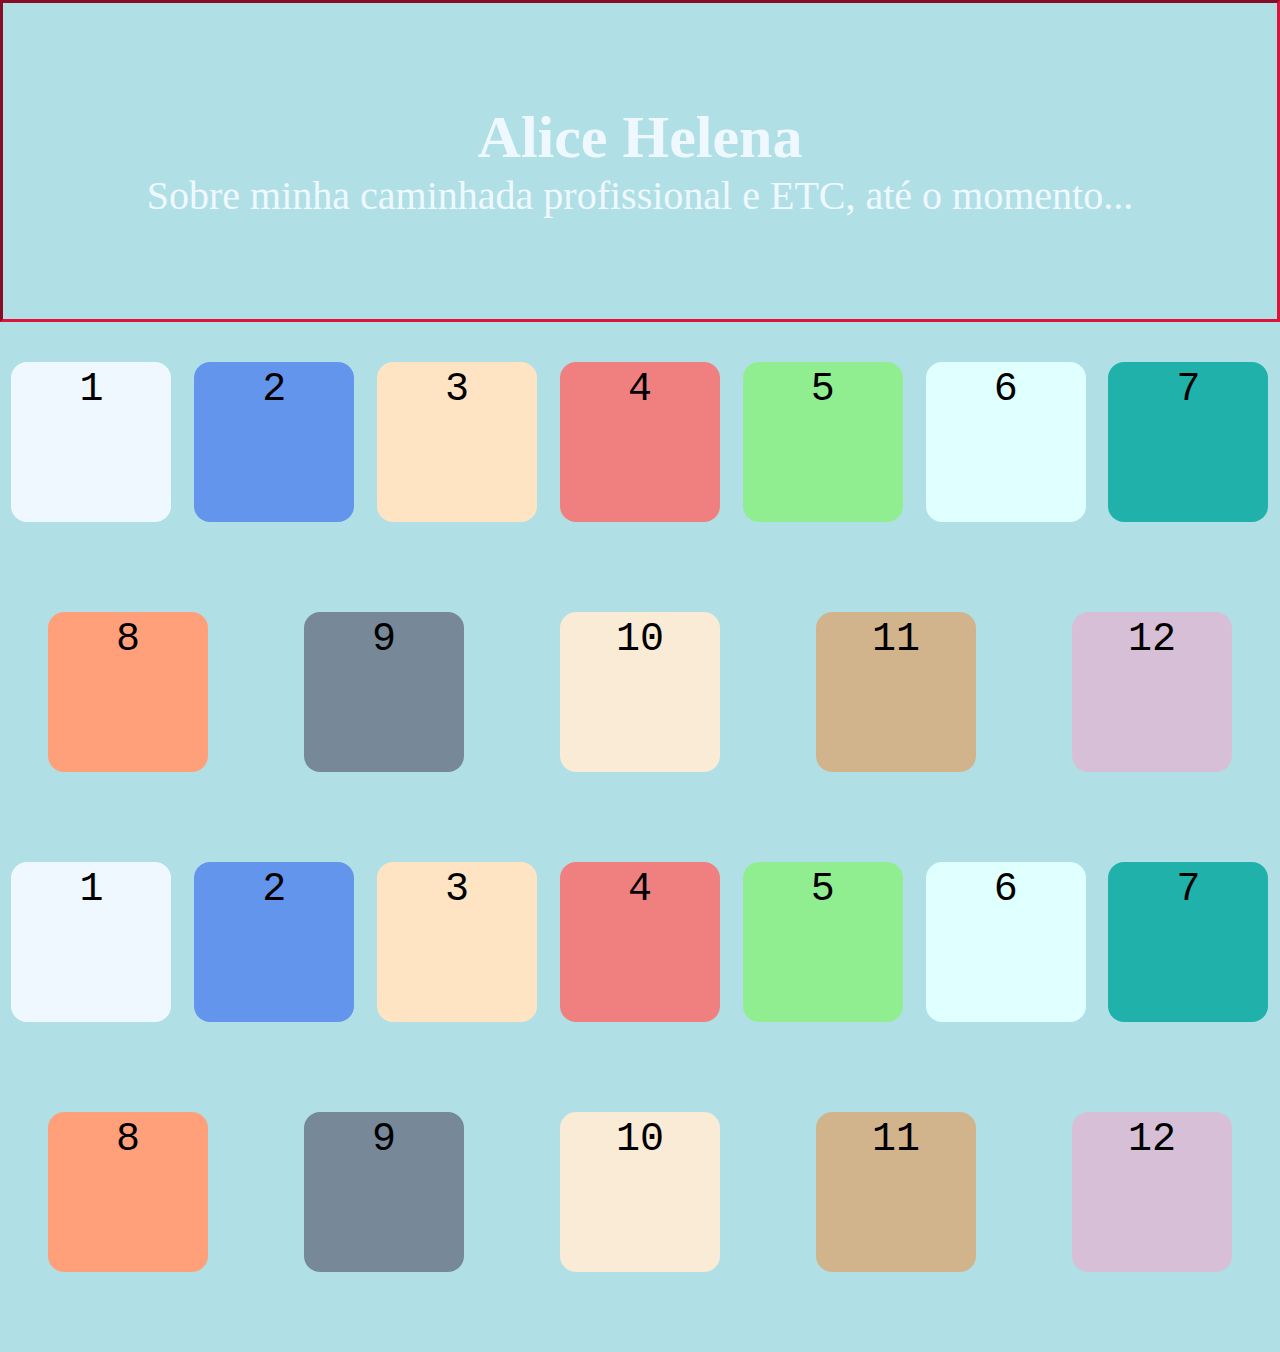
<file: html/index.html>
<html lang="en">
<head>
    <meta charset="UTF-8">
    <meta name="viewport" content="width=device-width, initial-scale=1.0">
    <link rel="stylesheet" href="/css/style.css">
    <title>Beginning</title>
</head>

<header>
    <div class="head">
        <h2>Alice Helena</h2>
        <p>Sobre minha caminhada profissional e ETC, até o momento...</p>
    </div>
</header>



<body style="background-color: powderblue;">

<main class="container">

    <article class="bloco-um">1</article>
    <div class="bloco-dois">2</div>
    <div class="bloco-tres">3</div>
    <div class="bloco-quatro">4</div>
    <div class="bloco-cinco">5</div>
    <div class="bloco-seis">6</div>
    <div class="bloco-sete">7</div>
    <div class="bloco-oito">8</div>
    <div class="bloco-nove">9</div>
    <div class="bloco-dez">10</div>
    <div class="bloco-onze">11</div>
    <div class="bloco-doze">12</div>

</main>

<main class="container">

    <article class="bloco-um">1</article>
    <div class="bloco-dois">2</div>
    <div class="bloco-tres">3</div>
    <div class="bloco-quatro">4</div>
    <div class="bloco-cinco">5</div>
    <div class="bloco-seis">6</div>
    <div class="bloco-sete">7</div>
    <div class="bloco-oito">8</div>
    <div class="bloco-nove">9</div>
    <div class="bloco-dez">10</div>
    <div class="bloco-onze">11</div>
    <div class="bloco-doze">12</div>

</main>



</body>
</html>
</file>
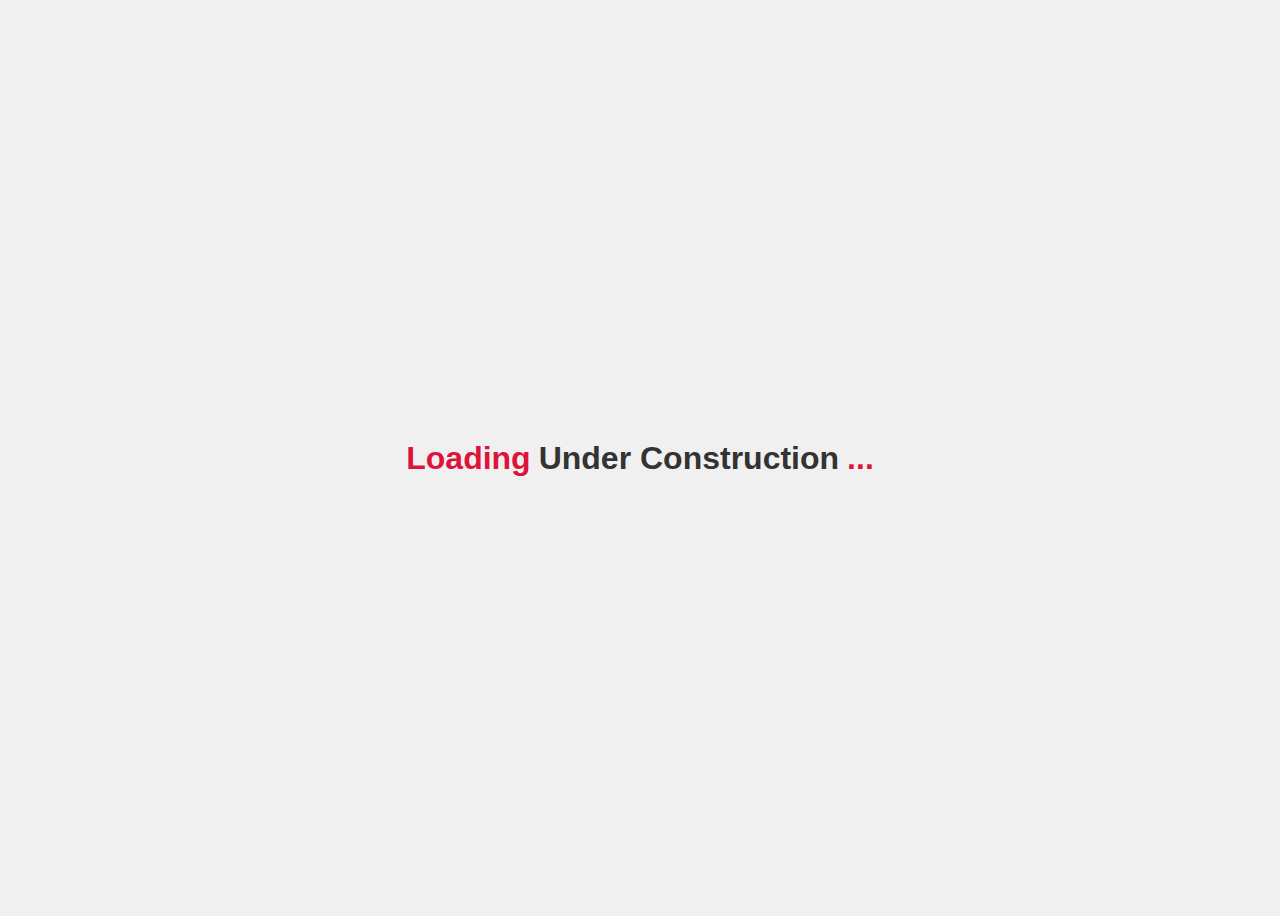
<file: html/build.html>
<html lang="en">
<head>
    <meta charset="UTF-8">
    <meta name="viewport" content="width=device-width, initial-scale=1.0">
    <title>Loading</title>

    <style>
        body {
            display: flex;
            justify-content: center;
            align-items: center;
            height: 100vh;
            background-color: #f0f0f0;
            font-family: Arial, sans-serif;
        }

        h1 {
            font-size: 2rem;
            color: #333;
        }

        @keyframes loading {
            0% { opacity: 0; }
            50% { opacity: 1; }
            100% { opacity: 0; }
        }
        h1::after {
            content: '...';
            animation: loading 1s infinite;
        }
        h1::before {
            content: 'Loading';
            color: crimson;
            
        }

        h1::before, h1::after {
            display: inline-block;
        }

        h1::before {
            margin-right: 0.5rem;
        }
        h1::after {
            margin-left: 0.5rem;
            color: crimson;
        }
        
        p{
            margin-top: 1rem;
            color: #666;
        }
    </style>
</head>
<body>
    <h1>Under Construction</h1>
    <a href="/html/index5.html"></a>
</body>
</html>
</file>
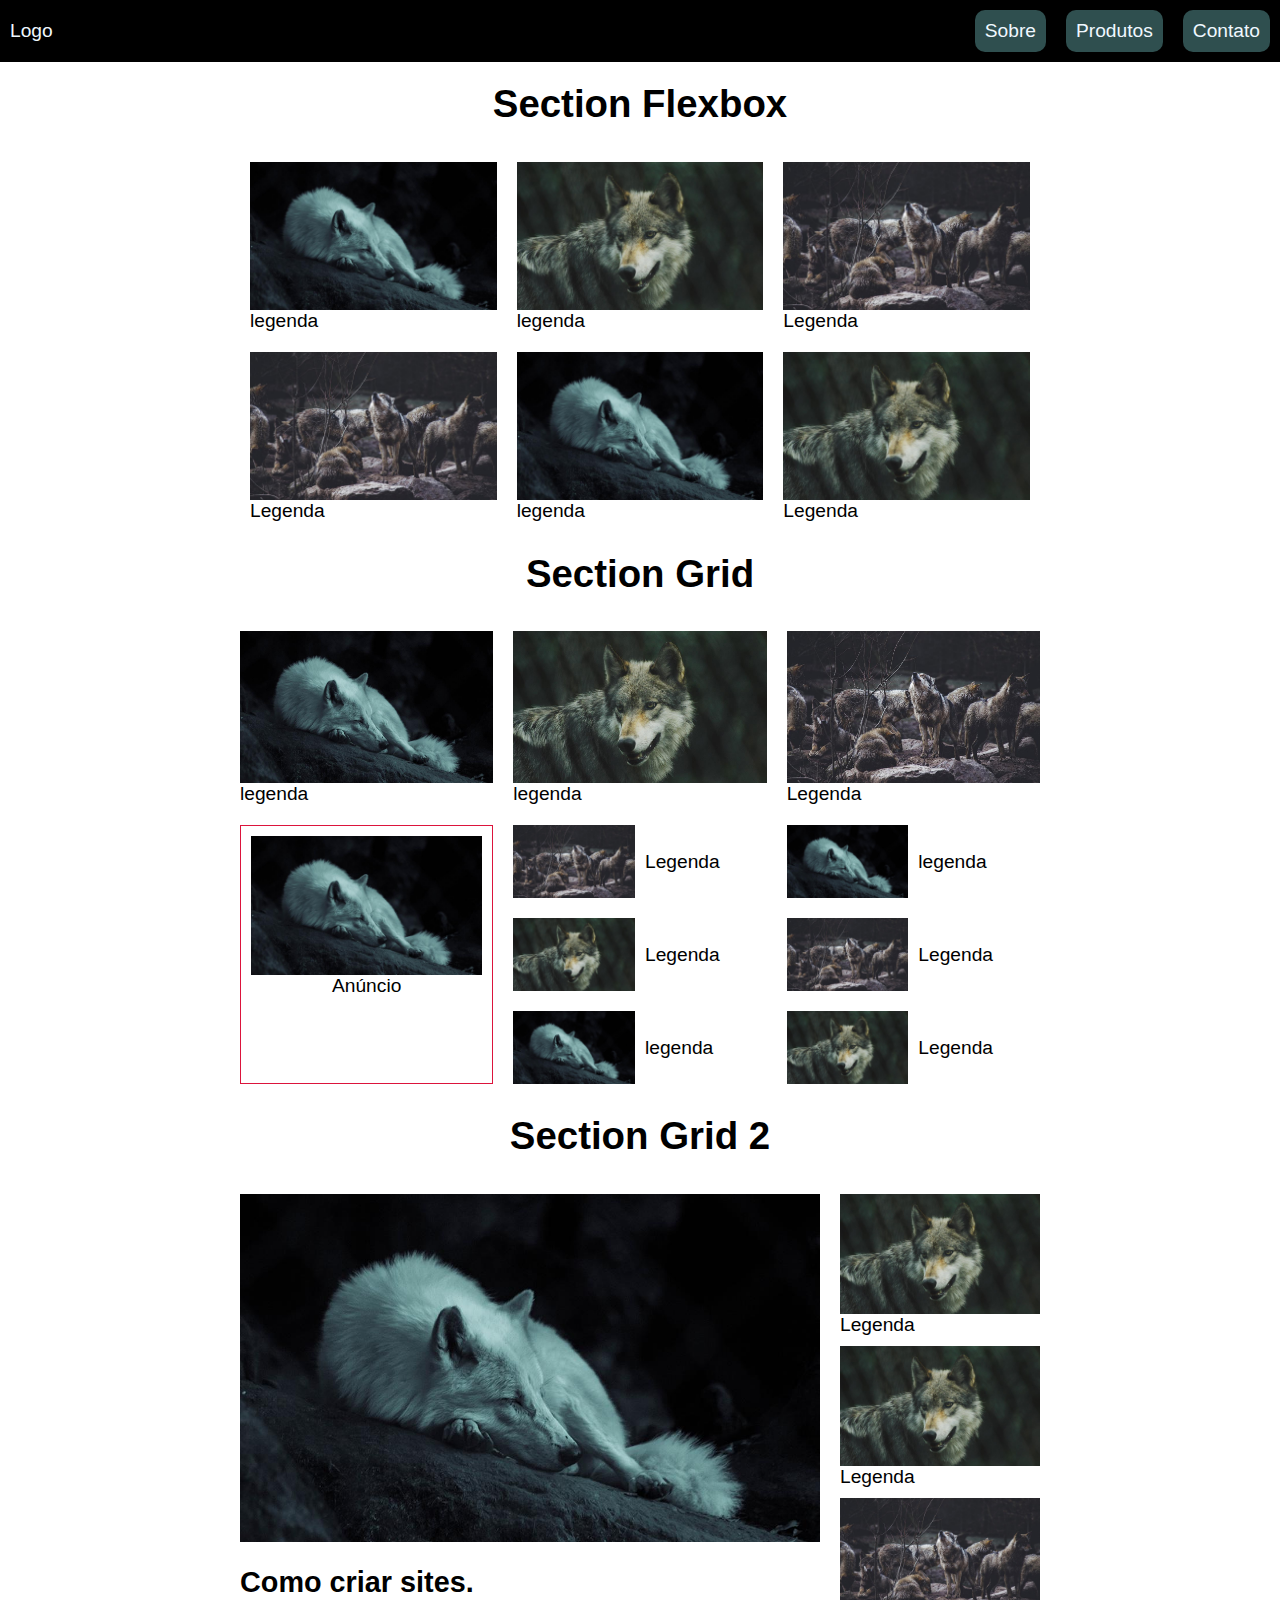
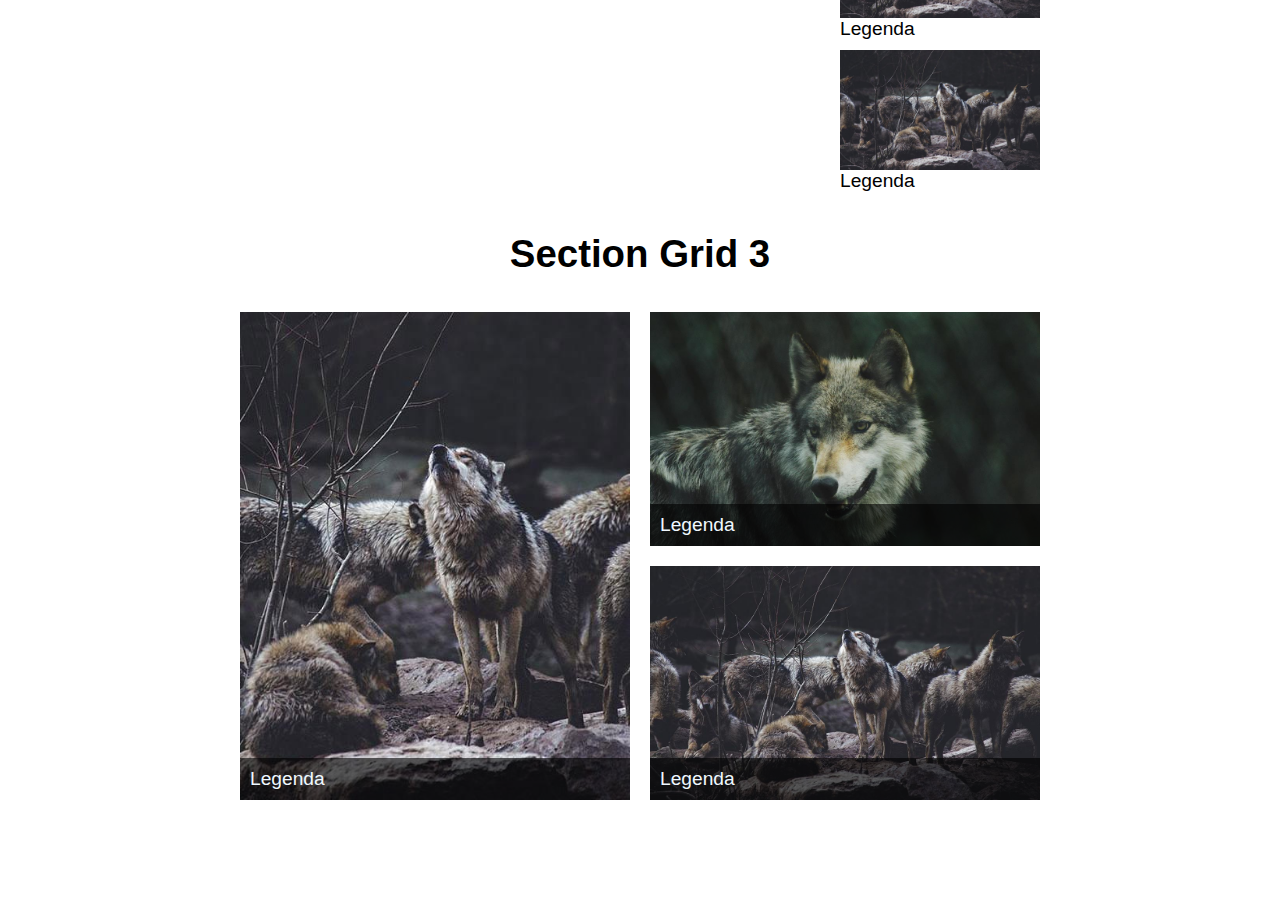
<file: html/index4.html>
<html lang="en">
<head>
    <meta charset="UTF-8">
    <meta name="viewport" content="width=device-width, initial-scale=1.0">
    <link rel="stylesheet" href="/css/style4.css">
    <title>Document</title>
</head>
<body>


    <header class="header">
        <a href="logo.png">Logo</a>

        <nav>
            <ul class="menu" >
                <li><a href="/">Sobre</a></li>
                <li><a href="/">Produtos</a></li>
                <li><a href="/">Contato</a></li>
            </ul>
        </nav>
    </header>

    <h1>Section Flexbox</h1>

    <section class="flex">
        <div>
            <img src="/lobo1.jpg" alt="">
            <p>legenda</p>
        </div>
        
        <div>
            <img src="/lobo2 (2).jpg" alt="">
            <p>legenda</p>
        </div>

        <div>
            <img src="/lobo3.jpg" alt="">
            <p>Legenda</p>
        </div>

        <div>
            <img src="/lobo3.jpg" alt="">
            <p>Legenda</p>
        </div>

        <div>
            <img src="/lobo1.jpg" alt="">
            <p>legenda</p>
        </div>

        <div>
            <img src="/lobo2 (2).jpg" alt="">
            <p>Legenda</p>
        </div>
    </section>


    <h1>Section Grid</h1>

    <section class="grid1">

        <div>
            <img src="/lobo1.jpg" alt="">
            <p>legenda</p>
        </div>
        
        <div>
            <img src="/lobo2 (2).jpg" alt="">
            <p>legenda</p>
        </div>

        <div>
            <img src="/lobo3.jpg" alt="">
            <p>Legenda</p>
        </div>

        <div>
            <img src="/lobo3.jpg" alt="">
            <p>Legenda</p>
        </div>

        <div>
            <img src="/lobo1.jpg" alt="">
            <p>legenda</p>
        </div>

        <div>
            <img src="/lobo2 (2).jpg" alt="">
            <p>Legenda</p>
        </div>

        <div>
            <img src="/lobo3.jpg" alt="">
            <p>Legenda</p>
        </div>

        <div>
            <img src="/lobo1.jpg" alt="">
            <p>legenda</p>
        </div>

        <div>
            <img src="/lobo2 (2).jpg" alt="">
            <p>Legenda</p>
        </div>

        <div class="anuncio">
            <img src="/lobo1.jpg" alt="">
            <p>Anúncio</p>
        </div>

    </section>

    <h1>Section Grid 2</h1>

    <section class="grid2">

        <div class="video">
            <img src="/lobo1.jpg" alt="">
            <h2>Como criar sites.</h2>
        </div>

        <div class="sidebar">
            <div>
                <img src="/lobo2 (2).jpg" alt="">
                <p>Legenda</p>
            </div>
    
            <div>
                <img src="/lobo2 (2).jpg" alt="">
                <p>Legenda</p>
            </div>
    
            <div>
                <img src="/lobo3.jpg" alt="">
                <p>Legenda</p>
            </div>
    
            <div>
                <img src="/lobo3.jpg" alt="">
                <p>Legenda</p>
            </div>
        </div>
        
   </section>

        <h1>Section Grid 3</h1>

    <section class="grid3">
        <div class="grid3-item">
            <img src="/lobo4.jpg" alt="">
            <p>Legenda</p>
        </div>

        <div class="grid3-item">
            <img src="/lobo2 (2).jpg" alt="">
            <p>Legenda</p>
        </div>

        <div class="grid3-item">
            <img src="/lobo3.jpg" alt="">
            <p>Legenda</p>
        </div>
    </section>

</body>
</html>
</file>
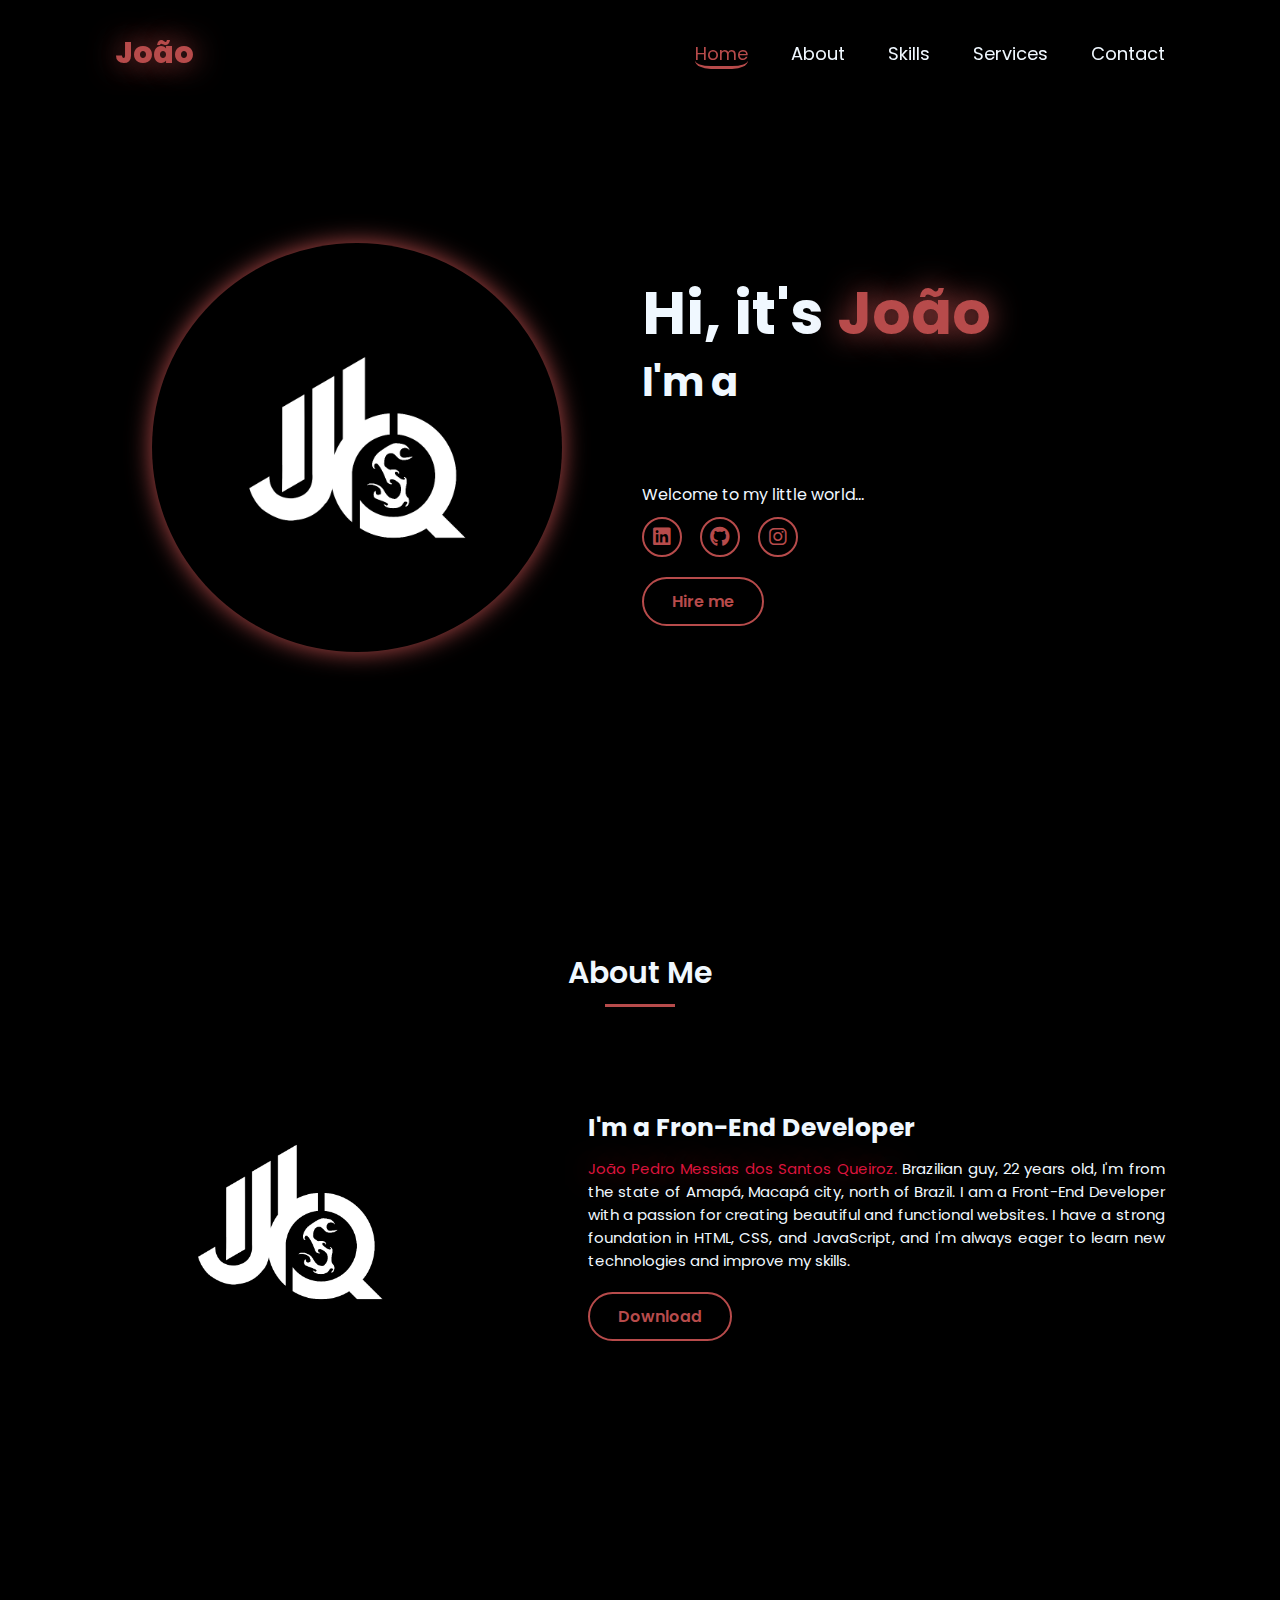
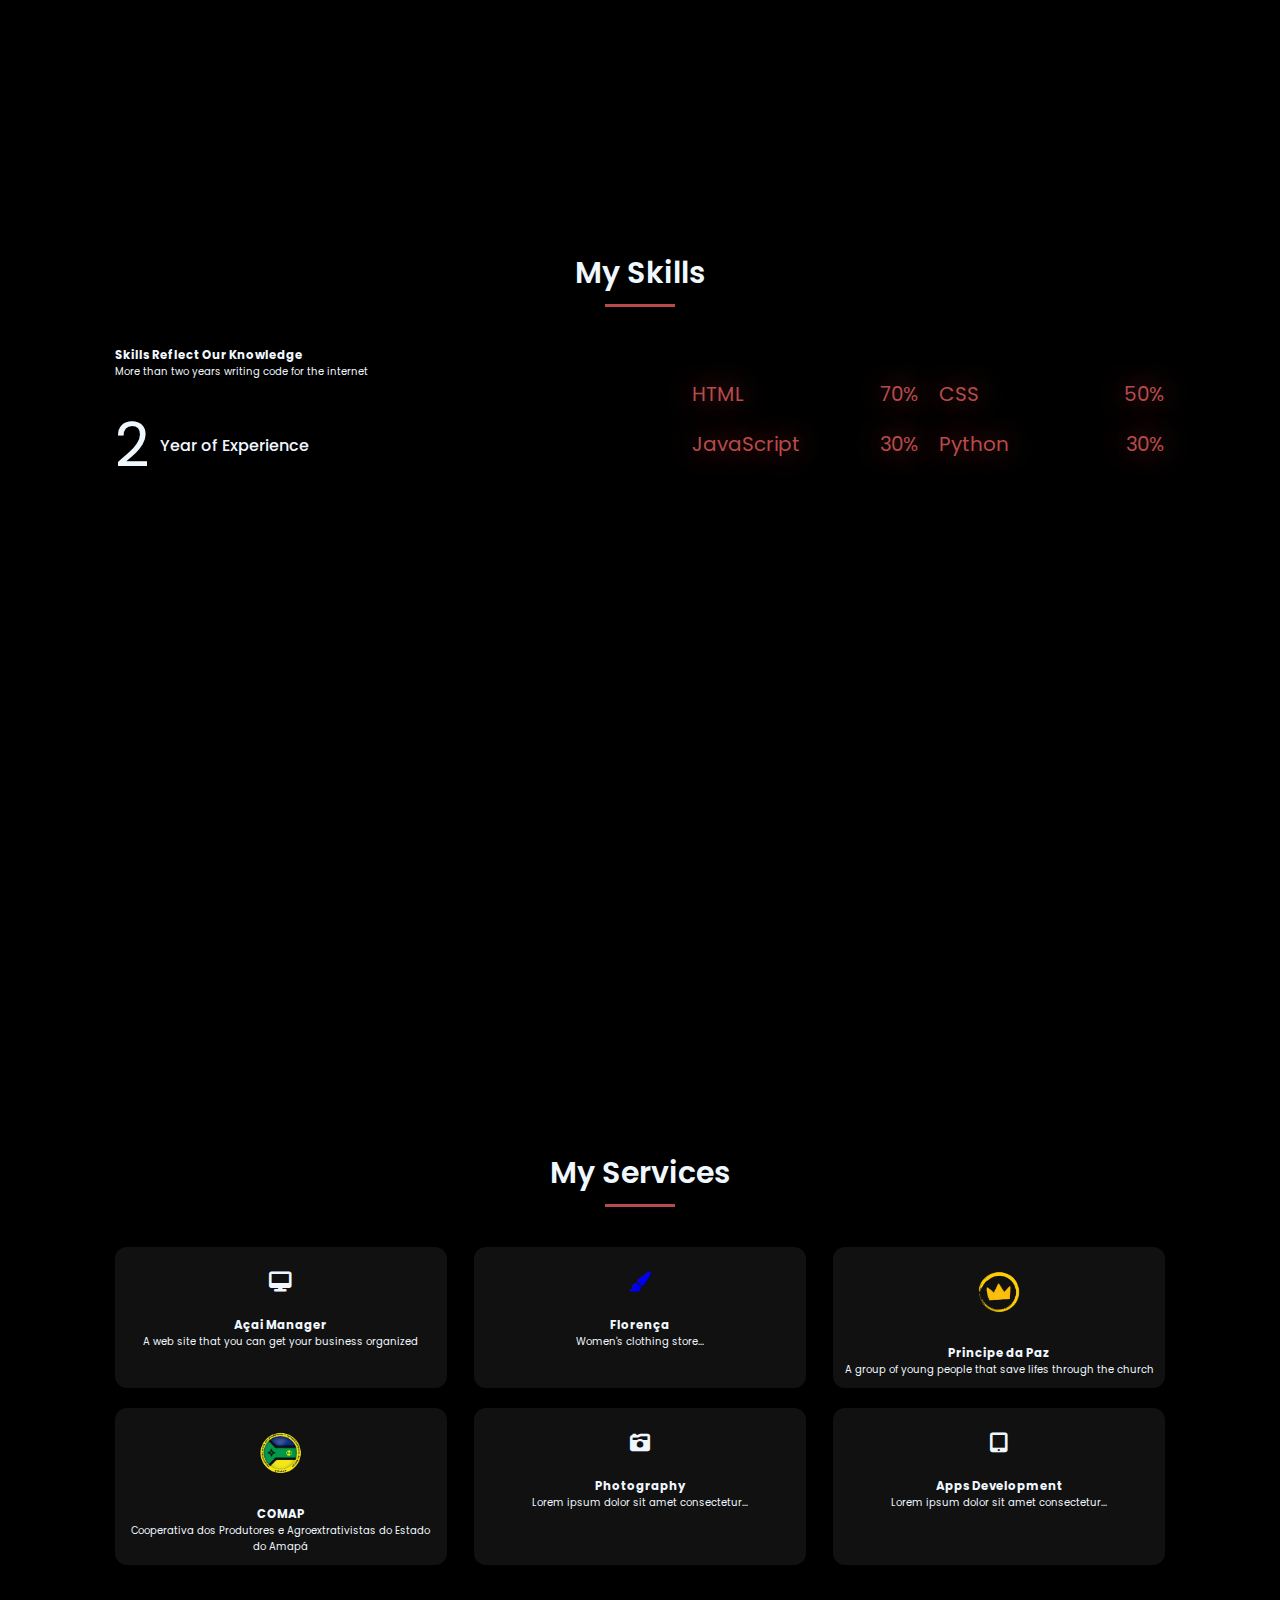
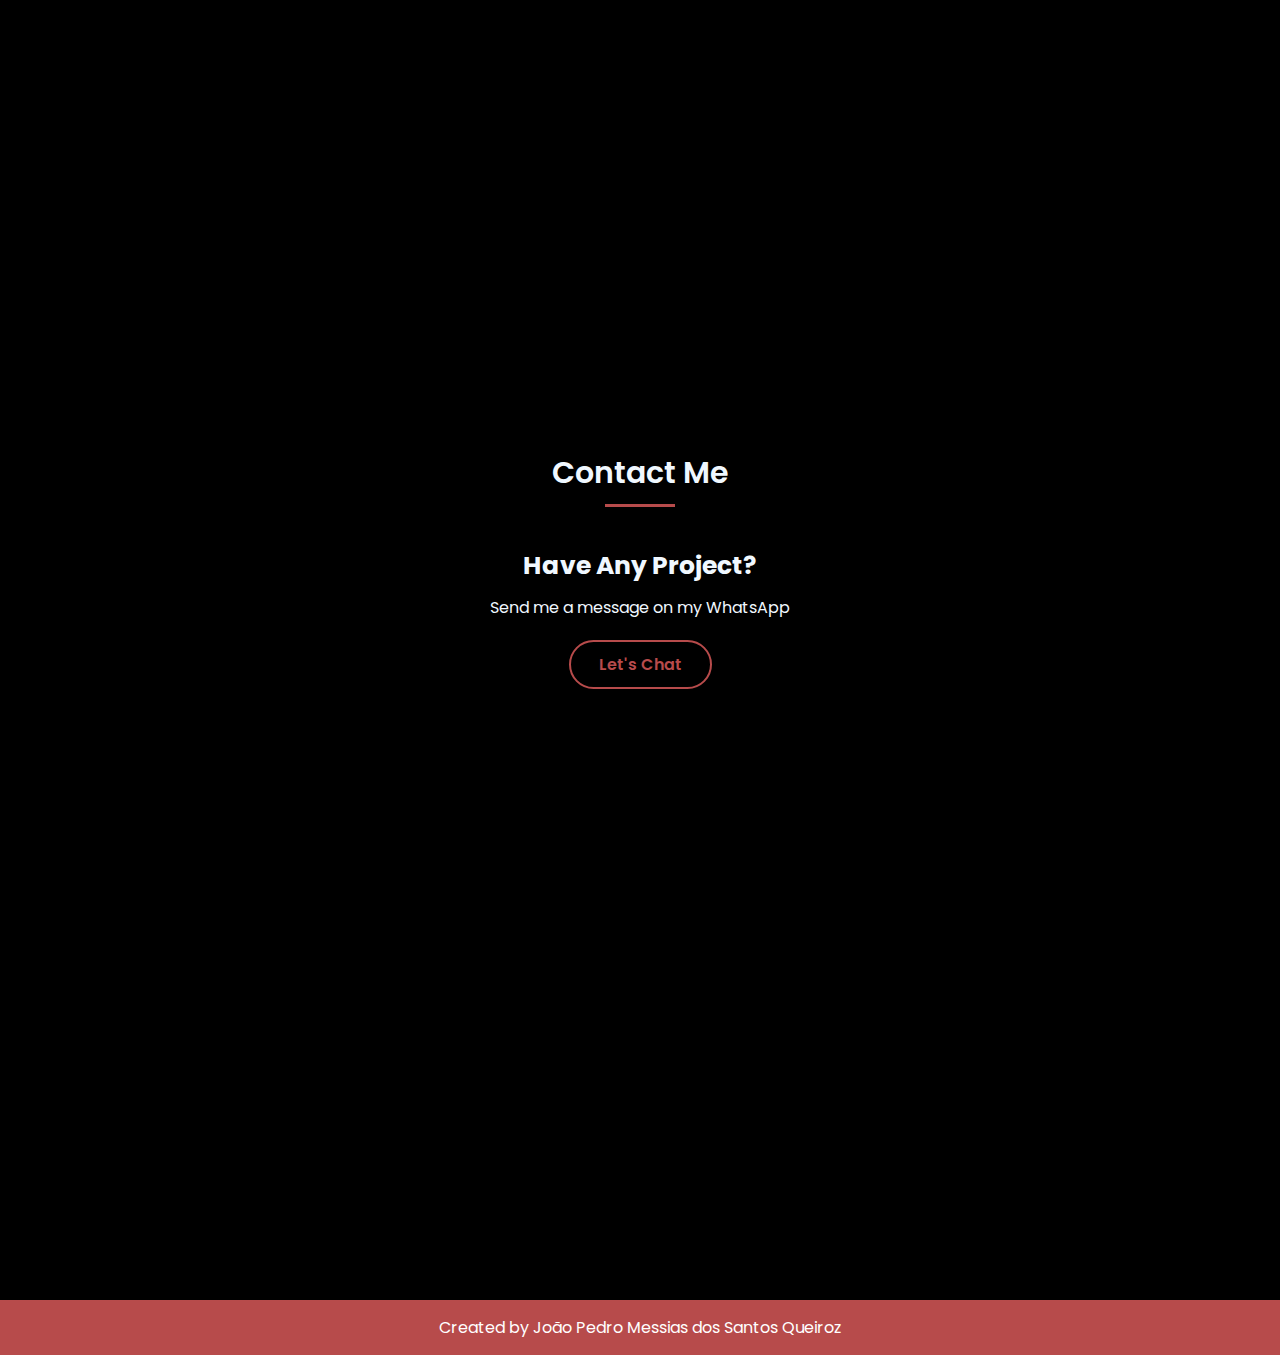
<file: html/index5.html>
<!DOCTYPE html>
<html lang="en">

<head>
  <meta charset="UTF-8">
  <meta name="viewport" content="width=device-width, initial-scale=1.0">
  <title>Portfólio Website</title>
  <link rel="stylesheet" href="https://cdnjs.cloudflare.com/ajax/libs/font-awesome/6.5.2/css/all.min.css">
  <link rel="stylesheet" href="/css/style5.css">
</head>

<body>

  <header>
    <a href="#" class="logo">João</a>
    <nav aria-label="Main navigation">
      <a href="#" class="active">Home</a>
      <a href="#about">About</a>
      <a href="#skills">Skills</a>
      <a href="#services">Services</a>
      <a href="#contact">Contact</a>
    </nav>
  </header>



    <!--#######  FLOAT BAR #######-->

    <div id="floating-toggle" title="Menu">
        <img src="/wfloatbar.png" alt="">
    </div>

    <!--######  HIDDEN FLOAT BAR ######-->
    <div id="floating-menu">
        <ul>
            <li><a href="#home">Home</a></li>
            <li><a href="#about">About</a></li>
            <li><a href="#skills">Skills</a></li>
            <li><a href="#services">Services</a></li>
            <li><a href="#contact">Contact</a></li>
        </ul>
    </div>






  <main>
    <!--######  HOME SECTION  ######-->
    <!--#######  SOCIAL MEDIAS #######-->

    <section class="home" id="home" aria-label="Home">
      <div class="home-img">
        <img id="profile-img" src="/logow.png" alt="João logo">
      </div>
      <div class="home-content">
        <h1>Hi, it's <span>João</span></h1>
        <h2 class="typing-text">I'm a <br> <span class="animated-text"></span></h2>
        <p>Welcome to my little world...</p>
        <div class="social-icons">
          <a href="https://www.linkedin.com/in/jo%C3%A3o-santos-2b2ba02b6" target="_blank"><i class="fa-brands fa-linkedin"></i></a>
          <a href="https://github.com/Joaop-q" target="_blank"><i class="fa-brands fa-github"></i></a>
          <a href="https://www.instagram.com/joaop_qrz/" target="_blank"><i class="fa-brands fa-instagram"></i></a>
        </div>
        <a href="https://wa.me/message/JPZGEO53JI6BP1" class="btn" target="_blank">Hire me</a>
      </div>
    </section>



    <!--######  ABOUT SECTION  ######-->

    

    <section class="about" id="about" aria-label="About Me">
      <div class="content">
        <h2 class="section-title">About Me</h2>

        <div class="about-details">

          <div class="left">
            <img src="/logow.png" alt="Foto de João">
          </div>
          
          <div class="right">
            <h3>I'm a Fron-End Developer</h3>
            <p>
              <span style="color: crimson;">João Pedro Messias dos Santos Queiroz.</span> Brazilian guy, 22 years old, I'm from the state of Amapá, Macapá city, north of Brazil. 
              I am a Front-End Developer with a passion for creating beautiful and functional websites.
              I have a strong foundation in HTML, CSS, and JavaScript, and I'm always eager to learn new technologies and improve my skills.
            </p>
            <a href="/cv.pdf" download><button class="btn">Download</button></a>
          </div>

        </div>

      </div>
    </section>




    <!--#######  SKILL SECTION ####### -->



    <section class="skills" id="skills" aria-label="Skills">
      <div class="content">
        <h2 class="section-title">My Skills</h2>
        <div class="skills-details">
          <div class="text">
            <h3>Skills Reflect Our Knowledge</h3>
            <p>More than two years writing code for the internet</p>
            <div class="experience">
              <div class="num">2</div>
              <div class="exp">Year of Experience</div>
            </div>
          </div>
          <div class="boxes">
            <div class="box"><span>HTML</span><span class="per">70%</span></div>
            <div class="box"><span>CSS</span><span class="per">50%</span></div>
            <div class="box"><span>JavaScript</span><span class="per">30%</span></div>
            <div class="box"><span>Python</span><span class="per">30%</span></div>
          </div>
        </div>
      </div>
    </section>

    <!-- Some Works -->
    <!--####### SERVICES #######-->

    <section class="services" id="services" aria-label="Services">
      <div class="content">
        <h2 class="section-title">My Services</h2>
        <div class="boxes">

          <div class="box">
            <div class="icon"><i class="fas fa-desktop"></i></div>
            <h3>Açai Manager</h3>
            <p>A web site that you can get your business organized</p>
          </div>

          <div class="box">
            <div class="icon"><a href="/html/build.html" target="_blank" rel="noopener noreferrer"> <i class="fas fa-paint-brush"></i> </a></div>
            <h3>Florença</h3>
            <p>Women's clothing store...</p>
          </div>

          <div class="box">
            <div class="icon"> <a href="/html/build.html" target="_blank" rel="noopener noreferrer"> <img src="/principe.png" class="principe" alt=""></a></div>
            <h3>Principe da Paz</h3>
            <p>A group of young people that save lifes through the church</p>
          </div>

            <div class="box">
              <div class="icon"> <a href="/html/build.html" target="_blank" rel="noopener noreferrer"><img src="/comap.png" alt=""></a> </div>
              <h3>COMAP</h3>
              <p>Cooperativa dos Produtores e Agroextrativistas do Estado do Amapá</p>
            </div>
          
          
          <div class="box">
            <div class="icon"><i class="fas fa-camera-retro"></i></div>
            <h3>Photography</h3>
            <p>Lorem ipsum dolor sit amet consectetur...</p>
          </div>

          <div class="box">
            <div class="icon"><i class="fas fa-tablet-alt"></i></div>
            <h3>Apps Development</h3>
            <p>Lorem ipsum dolor sit amet consectetur...</p>

          </div>
        </div>
      </div>
    </section>

    <!--######  CONTACT SECTION ######-->

    <section class="contact" id="contact" aria-label="Contact">
      <div class="content">
        <h2 class="section-title">Contact Me</h2>
        <div class="text">
          <h3>Have Any Project?</h3>
          <p>Send me a message on my WhatsApp</p>
          <a href="https://wa.me/message/JPZGEO53JI6BP1" class="btn" target="_blank">Let's Chat</a>
        </div>
      </div>
    </section>
  </main>

  <footer>
    <p class="text">Created by João Pedro Messias dos Santos Queiroz</p>
  </footer>

    <script src="/Js/index.js"></script>
</body>

</html>
</file>
<file: css/style.css>
*{
    margin: 0;
}

div.head{
    background-color: inherit;
    margin-bottom: 30px;
    border-style: inset;
    border-color: crimson;
    padding: 100px;
    opacity:1;
    text-align: center;
    color: aliceblue;
    font-size: 40px;    
}



.container{
    height: 500px;
    display: flex;
    justify-content:space-around; /*Essa tag alinha os elementos ao logo do eixo principal (direita ou esquerda)*/ 
    flex-flow:wrap; /*or flex-flow: row wrap or column wrap;*/
    align-items:; /*Alinhar os elementos ao longo do eixo perpendicular(pra cima ou pra baixo), do height de 500px*/
    
}

.bloco-um{
    background-color: aliceblue;
    border-radius: 16px;
    padding: 5px;
    margin: 10px;
    width: 150px;
    height: 150px;
    text-align: center;
    font-size: 40px;
    font-family: 'Courier New', Courier, monospace;
}
.bloco-dois{
    background-color: cornflowerblue;
    border-radius: 16px;
    padding: 5px;
    margin: 10px;
    width: 150px;
    height: 150px;
    text-align: center;
    font-size: 40px;
    font-family: 'Courier New', Courier, monospace;
}
.bloco-tres{
    background-color:bisque;
    border-radius: 16px;
    padding: 5px;
    margin: 10px;
    width: 150px;
    height: 150px;
    text-align: center;
    font-size: 40px;
    font-family: 'Courier New', Courier, monospace;
}

.bloco-quatro{
    background-color:lightcoral ;
    border-radius: 16px;
    padding: 5px;
    margin: 10px;
    width: 150px;
    height: 150px;
    text-align: center;
    font-size: 40px;
    font-family: 'Courier New', Courier, monospace;

}

.bloco-cinco{
    background-color: lightgreen;
    border-radius: 16px;
    padding: 5px;
    margin: 10px;
    width: 150px;
    height: 150px;
    text-align: center;
    font-size: 40px;
    font-family: 'Courier New', Courier, monospace;

}

.bloco-seis{
    background-color: lightcyan;
    border-radius: 16px;
    padding: 5px;
    margin: 10px;
    width: 150px;
    height: 150px;
    text-align: center;
    font-size: 40px;
    font-family: 'Courier New', Courier, monospace;
}

.bloco-sete{
    background-color: lightseagreen;
    border-radius: 16px;
    padding: 5px;
    margin: 10px;
    width: 150px;
    height: 150px;
    text-align: center;
    font-size: 40px;
    font-family: 'Courier New', Courier, monospace;
    
}

.bloco-oito{
    background-color: lightsalmon;
    border-radius: 16px;
    width: 150px;
    padding: 5px;
    margin: 10px;
    height: 150px;
    text-align: center;
    font-size: 40px;
    font-family:'Courier New', Courier, monospace;
}

.bloco-nove{
    background-color: lightslategrey;
    border-radius: 16px;
    padding: 5px;
    margin: 10px;
    width: 150px;
    height: 150px;
    text-align: center;
    font-size: 40px;
    font-family: 'Courier New', Courier, monospace;
}

.bloco-dez{
    background-color: antiquewhite;
    border-radius: 16px;
    padding: 5px;
    margin: 10px;
    width: 150px;
    height: 150px;
    text-align: center;
    font-size: 40px;
    font-family: 'Courier New', Courier, monospace;
}

.bloco-onze{
    background-color: tan;
    width: 150px;
    height: 150px;
    border-radius: 16px;
    padding: 5px;
    margin: 10px;
    text-align: center;
    font-size:40px;
    font-family: 'Courier New', Courier, monospace;
}

.bloco-doze{
    background-color: thistle;
    width: 150px;
    height: 150px;
    padding: 5px;
    margin: 10px;
    border-radius: 16px;
    text-align: center;
    font-size: 40px;
    font-family:'Courier New', Courier, monospace;   
}

/*Lista de navegação*/

nav ul {
    list-style: none;
    padding: 0;
    margin: 0;
    text-align: center; /* Centraliza os itens horizontalmente */
}

nav li {
    display: inline-block; /* Exibe os itens na mesma linha */
    margin-right: 20px; /* Espaçamento entre os itens */
}

nav a {
    text-decoration: none;
    color: #333; /* Cor dos links */
}

/*

display: flex; identificar que a tag vai ser o container de flexbox

flex-direction -> identificar qual vai ser o eixo principal e perpendicular

justify-content -> alinhar os elementos no eixo principal.

align-items -> alinhar os elementos no eixo perpendicular 

flex-wrap -> alinhar elementos em uma linha só ou não.

flex-flow: row wrap; diminuir código. mesma função do flex-wrap

align-content -> alinhar elementos em mais de uma linha. Em eixo perpendicular

gap -> coloca um espaço entre os elementos, tanto na vertical quanto na horizontal

*/
</file>
<file: css/style4.css>
body, ul, li, p{
    margin: 0px;
    padding: 0px;
    list-style: none;
    font-size: 1.2rem ;
    font-family: arial;
}

body{
    margin-bottom: 100px;
}

a{
    text-decoration: none;
    color: aliceblue;
}

.header {
    background-color: black;
    display: flex;
    flex-wrap: wrap;
    justify-content: space-between;
    align-items: center;
    padding: 10px;
}

.menu{
    display: flex;
}

.menu li {
    margin-left: 20px;
    
}

.menu li a{
    display: block;
    padding: 10px;
    background-color:darkslategrey;
    
    border-radius: 10px;
}

/*=====CSS FLEXBOX=====*/


h1{
    text-align: center;
    margin-top: 20px;
}

img{
    max-width: 100%;
    display: block;
}

.flex{
    display: flex;
    flex-wrap: wrap;
    max-width: 800px;
    margin: 0 auto;
}

.flex > div{
    flex: 1 1 200px;
    margin: 10px ;
}

/*=====CSS GRID=====*/

.grid1{
    display: grid;
    grid-template-columns: 1fr 1fr 1fr;
    max-width: 800px;
    padding: 10px;
    margin: 0 auto;
    grid-gap: 20px;
}

.grid1 > div:nth-child(n + 4) {
    display: grid;
    grid-template-columns: 1fr 1fr;
    grid-gap: 10px;
    align-items: center;
}

.grid1 > div.anuncio {
    grid-column: 1;
    grid-row: 2 / 5;
    display: block;
    border: 1px solid crimson;
    padding: 10px;
    text-align: center;
    
}

@media (max-width: 600px) {
    .grid1 {
        grid-template-columns: 1fr 1fr;
    }

    .grid1 > div:nth-child(n + 4) {
        display: block;
    }

    .grid1 > div.anuncio {
        grid-column: auto;
        grid-row: auto;
        order: -1;
    }
}


/*=====CSS GRID 2=====*/

.grid2 {
    display: grid;
    grid-template-columns: 1fr 200px;
    grid-gap: 20px;
    max-width: 800px;
    padding: 10px;
    margin: 0 auto;
}

.sidebar > div{
    margin-bottom: 10px;
}

@media (max-width: 600px) {
    .grid2 {
        grid-template-columns: 1fr;
    }

    .sidebar{
        display: flex;
        overflow: scroll;
    }

    .sidebar > div {
        flex: 1 0 200px;
        margin: 0 10px;
    }
}

/*===== CSS GRID 3 =====*/

.grid3 {
    display: grid;
    grid-template-columns: repeat(2, 1fr);
    grid-gap: 20px;
    margin: 0 auto;
    max-width: 800px;
    padding: 10px;
}

.grid3-item:nth-child(1) {
    grid-row: 1 /3;
}

.grid3-item {
    display: grid;
}

.grid3-item img{
    grid-column: 1;
    grid-row: 1 / 3;
    align-self: end;
}

.grid3-item p {
    background: rgba(0, 0, 0, 0.6);
    padding: 10px;
    color: aliceblue;
    grid-column: 1;
    grid-row: 2;
    align-self: end;
}
</file>
<file: css/style5.css>
@import url('https://fonts.googleapis.com/css2?family=Poppins:wght@100;200;300;400;500;600&display=swap');

:root {
  --primary-color: #b74b4b;
  --text-light: aliceblue;
  --bg-dark: black;
}

* {
  margin: 0;
  padding: 0;
  box-sizing: border-box;
  text-decoration: none;
  border: none;
  outline: none;
  font-family: "Poppins", sans-serif;
  scroll-behavior: smooth;
}

html {
  font-size: 62.5%;
}

body {
  background-color: var(--bg-dark);
  color: var(--text-light);
  overflow-x: hidden;
  width: 100%;
  height: 100vh;
}


/* Losango flutuante */



#floating-toggle {
  display: none;
  position: fixed;
  top: 150px; 
  right: 30;
  cursor: grab;
  z-index: 999;
  transition: transform 0.9s ease ;
}

#floating-toggle:active {
  cursor: grabbing;
}


#floating-toggle img {
    width: 150px;
    height: 150px;
    object-fit: contain;
    user-select: none;
    pointer-events: auto;
    transition: 0.9s;
    
}

#floating-toggle img:hover {
    transform: scale(1.2);
}


/* Menu lateral pequeno */
#floating-menu {
  display: none;
  position: fixed;
  top: 120px;
  left: 30px;
  background-color: white;
  border: 1px solid var(--primary-color);
  border-radius: 8px;
  box-shadow: 0 0 10px rgba(0,0,0,0.2);
  z-index: 998;
  padding: 10px;
  min-width: 120px;
  transition: 0.9s ease;

}

#floating-menu ul {
  list-style: none;
  margin: 0;
  padding: 0;
  
}

#floating-menu li {
  margin: 8px 0;
  border-left:#111 1px solid;
  padding-left: 5px;
  transition: 0.3s ease, ;
  border-radius: 10px;
}

#floating-menu li:hover {
    background-color: black;
    color: var(--bg-dark);
}

#floating-menu a {
  text-decoration: none;
  color: var(--primary-color);
  font-weight: bold;
}



@media (max-width: 900px) {
  nav {
    display: none; /* Esconde a navbar */
  }

  #floating-toggle {
    display: block; /* Mostra o losango */
  }
}






/* Scrollbar */
::-webkit-scrollbar {
  width: 10px;
}

::-webkit-scrollbar-track {
  background-color: #f1f1f1;
}

::-webkit-scrollbar-thumb {
  background-color: var(--primary-color);
  border-radius: 12px;
  transition: all 0.3s ease;
  border: 1px solid var(--bg-dark);
}

/* Header */
header {
  position: fixed;
  top: 0;
  left: 0;
  width: 100%;
  padding: 1rem 9%;
  display: flex;
  justify-content: space-between;
  align-items: center;
  z-index: 100;
  background-color: transparent;
  margin-top: 20px;
}

.logo {
  color: var(--primary-color);
  font-size: 3rem;
  font-weight: 800;
  text-shadow: 0 0 30px var(--primary-color);
  cursor: pointer;
  transition: 1s ease;
}

.logo:hover {
  transform: scale(1.2);
}

#profile-img:hover {
  transform: scale(1.2);
}


#profile-img {
  transition: 0.9s ease;
}


nav a {
  font-size: 1.8rem;
  color: var(--text-light);
  margin-left: 4rem;
  transition: 0.5s ease;
  border-bottom: 3px solid transparent;
  background-color: black;
  border-radius: 30%;
}

nav a:hover,
nav a.active {
  color: var(--primary-color);
  border-bottom: 3px solid var(--primary-color);
}

/* Section base */
section {
  padding: 5rem 9%;
  min-height: 100vh;
}

.section-title {
  text-align: center;
  font-size: 3rem;
  font-weight: 600;
  color: var(--text-light);
  position: relative;
  margin-bottom: 4rem;
}

.section-title::after {
  content: '';
  display: block;
  width: 70px;
  height: 3px;
  background-color: var(--primary-color);
  margin: 8px auto 0;
}

span {
  color: var(--primary-color);
  text-shadow: 0 0 30px var(--primary-color);
}



/* Home */
.home {
  display: flex;
  justify-content: center;
  align-items: center;
  gap: 8rem;
}

.home-img img {
  width: 32vw;
  object-fit: cover;
  border-radius: 50%;
  box-shadow: 0 0 25px var(--primary-color);
  transition: opacity 0.4s ease, transform 0.5s linear;
  opacity: 1;
}

.home-img img:hover {
  transform: scale(1.1);
  cursor: pointer;
}

.home-content h1 {
  font-size: 6rem;
  font-weight: 700;
  line-height: 1.3;
}

.home-content h2 {
  font-size: 4rem;
  font-weight: 700;
  margin-bottom: 1rem;
}

.home-content p {
  font-size: 1.6rem;
  margin-bottom: 1rem;
}

.social-icons a {
  display: inline-flex;
  justify-content: center;
  align-items: center;
  width: 4rem;
  height: 4rem;
  border-radius: 50%;
  margin-right: 1.5rem;
  font-size: 2rem;
  color: var(--primary-color);
  border: 2px solid var(--primary-color);
  transition: 0.3s ease;
}

.social-icons a:hover {
  background-color: var(--primary-color);
  color: var(--bg-dark);
  transform: scale(1.2);
}

/*Animação das palavras*/

.typing-text{
    font-size: 34px;
    font-weight: 600;
    min-width: 280px;
}

.animated-text {
    display: inline-block;
    position: relative;
    /*padding-left: 8px;*/
    min-width: 18ch; /*Aumentei para não mover a section home*/
    text-align: center;
    white-space: nowrap;
}

.animated-text::before {
    content: "";
    color: #b74b4b;
    animation: words 20s infinite steps(1, end);
}

.animated-text::after {
    content: "";
    position: absolute;
    right: -6px;
    top: 0;
    height: 100%;
    width: 2px;
    background-color: #b74b4b;
    animation: cursor 0.6s steps(1, end) infinite;
}



.typing-text span{
    position: relative;
    text-align: left;
}

.typing-text span::before {
    content: "";
    color: var(--primary-color);
    animation: words 20s infinite;
}

.typing-text span::after {
    content: "";
    background-color: transparent;
    position: absolute;
    width: calc(100% + 8px);
    height: 100%;
    border-right: 3px solid black;
    right: -8px;
    animation: cursor 1s infinite;
}

@keyframes cursor {
    0%, 100% {
        opacity: 1;
    }
    50% {
        opacity: 0;
    }
    to {
        border-right: 3px solid var(--primary-color);
    }
}

@keyframes words {
  0%, 20% {content: "Web Developer";}

  21%, 40% {content: "JavaScript Coder";}

  41%, 60% {content: "Web Designer";}

  61%, 80% {content: "Farmer";}

  81%, 100% {content: "Follower of Jesus";}
}

/* Botão */
.btn {
  display: inline-block;
  margin-top: 2rem;
  padding: 1rem 2.8rem;
  border: 2px solid var(--primary-color);
  border-radius: 4rem;
  color: var(--primary-color);
  font-size: 1.6rem;
  font-weight: 600;
  background-color: transparent;
  transition: 0.3s ease;
}

.btn:hover {
  background-color: var(--primary-color);
  color: var(--bg-dark);
  box-shadow: 0 0 25px var(--primary-color);
}

/* About */
.about-details {
  display: flex;
  justify-content: space-between;
  align-items: center;
}

.about-details .left img {
  width: 350px;
  height: 350px;
  object-fit: cover;
  border-radius: 12px;
}

.about-details .right {
  width: 55%;
}

.about-details h3 {
  font-size: 2.5rem;
  margin-bottom: 1rem;
}

.about-details p {
  font-size: 1.5rem;
  text-align: justify;
}


/* Skills */
.skills-details {
  display: flex;
  justify-content: space-between;
  align-items: center;
}

.skills-details .text {
  width: 50%;
}

.skills-details .boxes {
  width: 45%;
  display: flex;
  flex-wrap: wrap;
  gap: 2rem;
}

.skills-details .box {
  width: calc(50% - 1rem);
  font-size: 2rem;
  display: flex;
  justify-content: space-between;
  color: var(--primary-color);
}

.skills-details .experience {
  display: flex;
  align-items: center;
  margin-top: 2rem;
}

.experience .num {
  font-size: 6rem;
  margin-right: 1rem;
}

.experience .exp {
  font-size: 1.6rem;
  font-weight: 500;
}

/* Services */
.services .boxes {
  display: flex;
  flex-wrap: wrap;
  gap: 2rem;
  justify-content: space-between;
}

.services .box {
  width: calc(33% - 1.5rem);
  background: #111;
  padding: 1rem;
  border-radius: 12px;
  text-align: center;
  transition: 0.3s ease;
}

.services .box:hover {
  background: var(--primary-color);
  color: #fff;
}

.services .icon {
  font-size: 2rem;
  color: var(--text-light);
  /*background-color: var(--primary-color);*/
  border-radius: 50%;
  padding: 1rem;
  margin-bottom: 1rem;
  display: inline-block;
}

.icon img{
  width: 50px;
  height: 50px;
  object-fit: cover;
  border-radius: 50%;
  margin-bottom: 0px;
  padding: 0px;
}

/* Contact */
.contact .text {
  text-align: center;
  max-width: 700px;
  margin: auto;
}

.contact .text h3 {
  font-size: 2.5rem;
  margin-bottom: 1rem;
}

.contact .text p {
  font-size: 1.6rem;
}

/* Footer */
footer {
  background-color: var(--primary-color);
  color: white;
  text-align: center;
  padding: 1.5rem;
  font-size: 1.6rem;
}


@media (max-width: 768px) {
    html {
        font-size: 55%;
    }
    header {
        position: relative;
        align-items: left;
    }

    
    .home{
        flex-direction: column;
        gap: 4rem;
        text-align: center;
    }

    .home-img img {
        width: 60vw;
    }

    .typing-text span{
        min-width: 100%; /**/
        text-align: center;
    }

    .about-details,
    .skills-details {
        flex-direction: column;
        gap: 2rem;
    }

    .about-details .right,
    .skills-details .text,
    .skills-details .boxes {
        width: 100%;
    }

    .services .box {
        width: 100%;
    }   
}

@media (max-width: 480ox){
    html{
        font-size: 50%;
    }

    .home-content h1 {
        font-size: 4rem;
    }

    .home-content h2 {
        font-size: 2.8rem;
    }

    .experience .num {
        font-size: 4rem;
    }

    .experience .exp {
        font-size: 1.4rem;
    }
}
</file>
